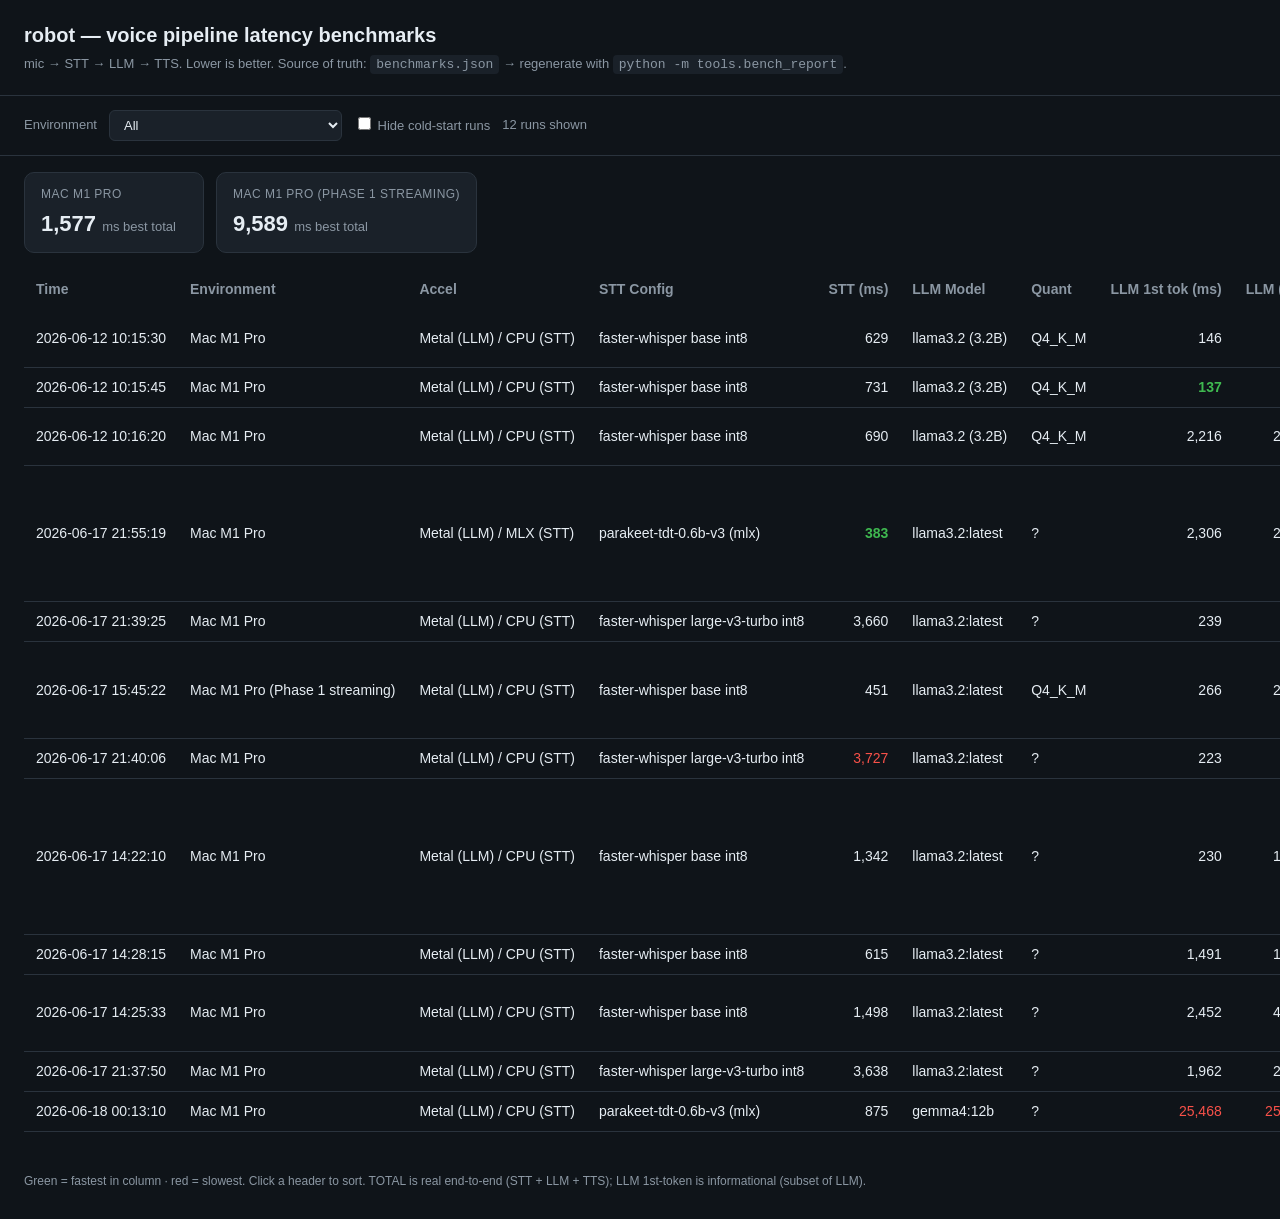
<file: benchmarks.html>
<!doctype html>
<html lang="en">
<head>
<meta charset="utf-8">
<meta name="viewport" content="width=device-width, initial-scale=1">
<title>robot — latency benchmarks</title>
<style>
  :root {
    --bg:#0f1419; --panel:#1a2129; --line:#2a333d; --fg:#e6edf3; --mut:#8b97a3;
    --good:#3fb950; --bad:#f85149; --accent:#58a6ff;
  }
  * { box-sizing:border-box; }
  body { margin:0; background:var(--bg); color:var(--fg);
    font:14px/1.5 -apple-system,Segoe UI,Roboto,Helvetica,Arial,sans-serif; }
  header { padding:20px 24px; border-bottom:1px solid var(--line); }
  h1 { margin:0 0 4px; font-size:20px; }
  .sub { color:var(--mut); font-size:13px; }
  .bar { display:flex; gap:12px; align-items:center; flex-wrap:wrap;
    padding:14px 24px; border-bottom:1px solid var(--line); }
  .bar label { color:var(--mut); font-size:13px; }
  select, input { background:var(--panel); color:var(--fg); border:1px solid var(--line);
    border-radius:6px; padding:6px 10px; font-size:13px; }
  .cards { display:flex; gap:12px; flex-wrap:wrap; padding:16px 24px; }
  .card { background:var(--panel); border:1px solid var(--line); border-radius:10px;
    padding:12px 16px; min-width:180px; }
  .card .env { color:var(--mut); font-size:12px; text-transform:uppercase; letter-spacing:.04em; }
  .card .val { font-size:22px; font-weight:600; margin-top:4px; }
  .card .val small { font-size:13px; color:var(--mut); font-weight:400; }
  .wrap { padding:0 24px 40px; overflow-x:auto; }
  table { border-collapse:collapse; width:100%; font-variant-numeric:tabular-nums; }
  th, td { padding:9px 12px; border-bottom:1px solid var(--line); text-align:left;
    white-space:nowrap; }
  th { position:sticky; top:0; background:var(--bg); cursor:pointer; user-select:none;
    color:var(--mut); font-weight:600; }
  th:hover { color:var(--fg); }
  th .arrow { opacity:.5; font-size:11px; }
  td.ms { text-align:right; }
  tr:hover td { background:#161d24; }
  .best { color:var(--good); font-weight:700; }
  .worst { color:var(--bad); }
  td.notes { white-space:normal; color:var(--mut); min-width:220px; font-size:13px; }
  .total { font-weight:700; }
  th.prompt-th { width:28px; min-width:28px; text-align:center; color:var(--mut); font-size:15px; cursor:default; }
  th.prompt-th:hover { color:var(--fg); }
  td.prompt-cell { width:28px; min-width:28px; text-align:center; position:relative; cursor:default; }
  td.prompt-cell .prompt-tip {
    visibility:hidden; opacity:0; transition:opacity .15s;
    position:absolute; right:0; top:100%; margin-top:4px;
    background:var(--panel); border:1px solid var(--line); border-radius:8px;
    padding:10px 14px; width:340px; white-space:normal; font-size:12px;
    color:var(--fg); z-index:50; box-shadow:0 6px 20px rgba(0,0,0,.5);
    text-align:left; line-height:1.5;
  }
  td.prompt-cell:hover .prompt-tip { visibility:visible; opacity:1; }
  footer { color:var(--mut); font-size:12px; padding:0 24px 30px; }
  code { background:var(--panel); padding:2px 6px; border-radius:4px; }
</style>
</head>
<body>
<header>
  <h1>robot — voice pipeline latency benchmarks</h1>
  <div class="sub">mic → STT → LLM → TTS. Lower is better. Source of truth:
    <code>benchmarks.json</code> → regenerate with <code>python -m tools.bench_report</code>.</div>
</header>

<div class="bar">
  <label for="env">Environment</label>
  <select id="env"><option value="">All</option></select>
  <label><input type="checkbox" id="warm"> Hide cold-start runs</label>
  <span class="sub" id="count"></span>
</div>

<div class="cards" id="cards"></div>

<div class="wrap">
  <table id="tbl"><thead></thead><tbody></tbody></table>
</div>

<footer>
  Green = fastest in column · red = slowest. Click a header to sort. TOTAL is real
  end-to-end (STT + LLM + TTS); LLM 1st-token is informational (subset of LLM).
</footer>

<script>
const COLUMNS = [["timestamp", "Time", "text"], ["environment", "Environment", "text"], ["accel", "Accel", "text"], ["stt_config", "STT Config", "text"], ["stt_ms", "STT (ms)", "ms"], ["llm_model", "LLM Model", "text"], ["llm_quant", "Quant", "text"], ["llm_first_token_ms", "LLM 1st tok (ms)", "ms"], ["llm_ms", "LLM (ms)", "ms"], ["tts_config", "TTS Config", "text"], ["tts_ms", "TTS (ms)", "ms"], ["first_audio_ms", "1st audio (ms)", "ms"], ["total_ms", "TOTAL (ms)", "ms"], ["notes", "Notes", "text"], ["coldstart_ms", "Coldstart (ms)", "ms"], ["prompt_text", "Prompt", "hidden"]];
const DATA = {"schema": ["date", "timestamp", "environment", "accel", "stt_config", "stt_ms", "llm_model", "llm_quant", "llm_first_token_ms", "llm_ms", "tts_config", "tts_ms", "first_audio_ms", "total_ms", "notes", "coldstart_ms", "prompt_text"], "records": [{"date": "2026-06-12", "timestamp": "2026-06-12T10:15:30", "environment": "Mac M1 Pro", "accel": "Metal (LLM) / CPU (STT)", "stt_config": "faster-whisper base int8", "stt_ms": 629, "llm_model": "llama3.2 (3.2B)", "llm_quant": "Q4_K_M", "llm_first_token_ms": 146, "llm_ms": 272, "tts_config": "say (Samantha)", "tts_ms": 676, "total_ms": 1577, "notes": "Phase 0 warm run. Prompt synthesized via say.", "coldstart_ms": null, "prompt_text": "What is the capital of France? Answer in one short sentence."}, {"date": "2026-06-12", "timestamp": "2026-06-12T10:15:45", "environment": "Mac M1 Pro", "accel": "Metal (LLM) / CPU (STT)", "stt_config": "faster-whisper base int8", "stt_ms": 731, "llm_model": "llama3.2 (3.2B)", "llm_quant": "Q4_K_M", "llm_first_token_ms": 137, "llm_ms": 262, "tts_config": "say (Samantha)", "tts_ms": 676, "total_ms": 1668, "notes": "Phase 0 warm run (repeat).", "coldstart_ms": null, "prompt_text": "What is the capital of France? Answer in one short sentence."}, {"date": "2026-06-12", "timestamp": "2026-06-12T10:16:20", "environment": "Mac M1 Pro", "accel": "Metal (LLM) / CPU (STT)", "stt_config": "faster-whisper base int8", "stt_ms": 690, "llm_model": "llama3.2 (3.2B)", "llm_quant": "Q4_K_M", "llm_first_token_ms": 2216, "llm_ms": 2392, "tts_config": "say (Samantha)", "tts_ms": 859, "total_ms": 3941, "notes": "Phase 0 COLD run (model load). Shows warmup cost.", "coldstart_ms": 2070, "prompt_text": "What is the capital of France? Answer in one short sentence."}, {"date": "2026-06-17", "timestamp": "2026-06-17T14:22:10", "environment": "Mac M1 Pro", "accel": "Metal (LLM) / CPU (STT)", "stt_config": "faster-whisper base int8", "stt_ms": 1342, "llm_model": "llama3.2:latest", "llm_quant": "?", "llm_first_token_ms": 230, "llm_ms": 1815, "tts_config": "qwen3-mlx", "tts_ms": 17162, "total_ms": 20320, "notes": "smoke run. Testing Qwen3-TTS (long German ~70 words, non-streaming). Full text buffered before output. Qwen3-TTS streams well for robots but 17s shows need for streaming implementation.", "coldstart_ms": null, "prompt_text": "Hallo! Ich bin Tinker, dein kleiner Roboterfreund. Ich freue mich darauf, mit dir zu sprechen und gemeinsam spannende Dinge zu entdecken. Ich kann Fragen beantworten, Geschichten erz\u00e4hlen und dich bei vielen Aufgaben unterst\u00fctzen. Meine Stimme klingt vielleicht etwas k\u00fcnstlich, aber genau das macht mich zu einem echten kleinen Roboter."}, {"date": "2026-06-17", "timestamp": "2026-06-17T14:25:33", "environment": "Mac M1 Pro", "accel": "Metal (LLM) / CPU (STT)", "stt_config": "faster-whisper base int8", "stt_ms": 1498, "llm_model": "llama3.2:latest", "llm_quant": "?", "llm_first_token_ms": 2452, "llm_ms": 4482, "tts_config": "qwen3-mlx", "tts_ms": 19762, "total_ms": 25742, "notes": "COLD run (model load). Testing Qwen3-TTS (long German ~70 words, non-streaming).", "coldstart_ms": 2222, "prompt_text": "Hallo! Ich bin Tinker, dein kleiner Roboterfreund. Ich freue mich darauf, mit dir zu sprechen und gemeinsam spannende Dinge zu entdecken. Ich kann Fragen beantworten, Geschichten erz\u00e4hlen und dich bei vielen Aufgaben unterst\u00fctzen. Meine Stimme klingt vielleicht etwas k\u00fcnstlich, aber genau das macht mich zu einem echten kleinen Roboter."}, {"date": "2026-06-17", "timestamp": "2026-06-17T14:28:15", "environment": "Mac M1 Pro", "accel": "Metal (LLM) / CPU (STT)", "stt_config": "faster-whisper base int8", "stt_ms": 615, "llm_model": "llama3.2:latest", "llm_quant": "?", "llm_first_token_ms": 1491, "llm_ms": 1665, "tts_config": "qwen3-mlx", "tts_ms": 20411, "total_ms": 22691, "notes": "COLD run (model load).", "coldstart_ms": null, "prompt_text": "Wie lautet die Hauptstadt von Frankreich? Antworte in einem kurzen Satz."}, {"date": "2026-06-17", "timestamp": "2026-06-17T15:45:22", "environment": "Mac M1 Pro (Phase 1 streaming)", "accel": "Metal (LLM) / CPU (STT)", "stt_config": "faster-whisper base int8", "stt_ms": 451, "llm_model": "llama3.2:latest", "llm_quant": "Q4_K_M", "llm_first_token_ms": 266, "llm_ms": 2297, "tts_config": "piper", "tts_ms": 6841, "first_audio_ms": 3332, "total_ms": 9589, "notes": "Phase 1 streaming: first audio at 3.3s vs full turn 9.6s (~60% perceived-latency cut). Piper per-sentence.", "coldstart_ms": null, "prompt_text": "Antworte in drei kurzen Saetzen: Was ist ein Roboter?"}, {"date": "2026-06-17", "timestamp": "2026-06-17T21:37:50", "environment": "Mac M1 Pro", "accel": "Metal (LLM) / CPU (STT)", "stt_config": "faster-whisper large-v3-turbo int8", "stt_ms": 3638, "llm_model": "llama3.2:latest", "llm_quant": "?", "llm_first_token_ms": 1962, "llm_ms": 2223, "tts_config": "worker", "tts_ms": 33367, "first_audio_ms": 35591, "total_ms": 39229, "notes": "COLD run (model load).", "coldstart_ms": null, "prompt_text": "Wie lautet die Hauptstadt von Frankreich? Antworte in einem kurzen Satz."}, {"date": "2026-06-17", "timestamp": "2026-06-17T21:39:25", "environment": "Mac M1 Pro", "accel": "Metal (LLM) / CPU (STT)", "stt_config": "faster-whisper large-v3-turbo int8", "stt_ms": 3660, "llm_model": "llama3.2:latest", "llm_quant": "?", "llm_first_token_ms": 239, "llm_ms": 406, "tts_config": "kokoro", "tts_ms": 5393, "first_audio_ms": 5800, "total_ms": 9459, "notes": "smoke run.", "coldstart_ms": null, "prompt_text": "Wie lautet die Hauptstadt von Frankreich? Antworte in einem kurzen Satz."}, {"date": "2026-06-17", "timestamp": "2026-06-17T21:40:06", "environment": "Mac M1 Pro", "accel": "Metal (LLM) / CPU (STT)", "stt_config": "faster-whisper large-v3-turbo int8", "stt_ms": 3727, "llm_model": "llama3.2:latest", "llm_quant": "?", "llm_first_token_ms": 223, "llm_ms": 391, "tts_config": "qwen3-mlx", "tts_ms": 10228, "first_audio_ms": 10620, "total_ms": 14345, "notes": "smoke run.", "coldstart_ms": null, "prompt_text": "Wie lautet die Hauptstadt von Frankreich? Antworte in einem kurzen Satz."}, {"date": "2026-06-17", "timestamp": "2026-06-17T21:55:19", "environment": "Mac M1 Pro", "accel": "Metal (LLM) / MLX (STT)", "stt_config": "parakeet-tdt-0.6b-v3 (mlx)", "stt_ms": 383, "llm_model": "llama3.2:latest", "llm_quant": "?", "llm_first_token_ms": 2306, "llm_ms": 2566, "tts_config": "piper", "tts_ms": 3474, "first_audio_ms": 4727, "total_ms": 6423, "notes": "Parakeet TDT 0.6b v3 (MLX) \u2014 multilingual German. ~25x faster STT than faster-whisper large-v3-turbo (147ms warm), near-perfect German transcript. parakeet-mlx; Apple Silicon path.", "coldstart_ms": null, "prompt_text": "Erz\u00e4hl mir einen kurzen Witz."}, {"date": "2026-06-18", "timestamp": "2026-06-18T00:13:10", "environment": "Mac M1 Pro", "accel": "Metal (LLM) / CPU (STT)", "stt_config": "parakeet-tdt-0.6b-v3 (mlx)", "stt_ms": 875, "llm_model": "gemma4:12b", "llm_quant": "?", "llm_first_token_ms": 25468, "llm_ms": 25950, "tts_config": "worker", "tts_ms": 37304, "first_audio_ms": 63255, "total_ms": 64129, "notes": "COLD run (model load).", "coldstart_ms": null, "prompt_text": "Wie lautet die Hauptstadt von Frankreich? Antworte in einem kurzen Satz."}]};
let sortKey = "total_ms", sortDir = 1;

const msKeys = COLUMNS.filter(c => c[2] === "ms").map(c => c[0]);
const envSel = document.getElementById("env");
const warmChk = document.getElementById("warm");

[...new Set(DATA.records.map(r => r.environment))].sort().forEach(e => {
  const o = document.createElement("option"); o.value = e; o.textContent = e; envSel.appendChild(o);
});

function isCold(r){ return /cold/i.test(r.notes || ""); }

function filtered(){
  let rows = DATA.records.slice();
  if (envSel.value) rows = rows.filter(r => r.environment === envSel.value);
  if (warmChk.checked) rows = rows.filter(r => !isCold(r));
  rows.sort((a,b) => {
    const x=a[sortKey], y=b[sortKey];
    if (typeof x === "number" && typeof y === "number") return (x-y)*sortDir;
    return String(x).localeCompare(String(y))*sortDir;
  });
  return rows;
}

function bestWorst(rows){
  const ext = {};
  msKeys.forEach(k => {
    const vals = rows.map(r => r[k]).filter(v => typeof v === "number");
    if (vals.length) ext[k] = { min: Math.min(...vals), max: Math.max(...vals) };
  });
  return ext;
}

function renderHead(){
  const tr = document.createElement("tr");
  COLUMNS.forEach(([key,label,type]) => {
    const th = document.createElement("th");
    if (type === "hidden") {
      th.className = "prompt-th";
      th.textContent = "💬";
      th.title = "Prompt text (hover a row cell to see)";
      th.onclick = null;
    } else {
      const arrow = key===sortKey ? (sortDir>0?" ▲":" ▼") : "";
      th.innerHTML = label + '<span class="arrow">'+arrow+'</span>';
      th.onclick = () => { if(sortKey===key) sortDir*=-1; else {sortKey=key; sortDir=1;} render(); };
    }
    tr.appendChild(th);
  });
  const thead = document.querySelector("#tbl thead"); thead.innerHTML=""; thead.appendChild(tr);
}

function renderBody(rows, ext){
  const tb = document.querySelector("#tbl tbody"); tb.innerHTML="";
  rows.forEach(r => {
    const tr = document.createElement("tr");
    COLUMNS.forEach(([key,label,type]) => {
      const td = document.createElement("td");
      const v = r[key];
      if (type === "ms"){
        td.className = "ms" + (key==="total_ms" ? " total":"");
        td.textContent = (typeof v==="number") ? v.toLocaleString() : "—";
        if (ext[key] && typeof v==="number" && rows.length>1){
          if (v===ext[key].min) td.classList.add("best");
          else if (v===ext[key].max) td.classList.add("worst");
        }
      } else if (key === "notes"){
        td.className = "notes"; td.textContent = v || "";
      } else if (type === "hidden"){
        td.className = "prompt-cell";
        if (v) {
          const esc = v.replace(/&/g,"&amp;").replace(/</g,"&lt;").replace(/>/g,"&gt;");
          td.innerHTML = '&#x1F4AC;<span class="prompt-tip">'+esc+'</span>';
        } else {
          td.innerHTML = '<span style="color:var(--line)">&#x2014;</span>';
        }
      } else if (key === "timestamp") {
        td.textContent = (v ?? "").replace("T", " ");
      } else {
        td.textContent = v ?? "";
      }
      tr.appendChild(td);
    });
    tb.appendChild(tr);
  });
}

function renderCards(){
  const cards = document.getElementById("cards"); cards.innerHTML="";
  const envs = [...new Set(DATA.records.map(r => r.environment))].sort();
  envs.forEach(env => {
    const warm = DATA.records.filter(r => r.environment===env && !isCold(r));
    const pool = warm.length ? warm : DATA.records.filter(r=>r.environment===env);
    const best = Math.min(...pool.map(r => r.total_ms));
    const c = document.createElement("div"); c.className="card";
    c.innerHTML = '<div class="env">'+env+'</div><div class="val">'+
      best.toLocaleString()+' <small>ms best total</small></div>';
    cards.appendChild(c);
  });
}

function render(){
  const rows = filtered();
  const ext = bestWorst(rows);
  renderHead(); renderBody(rows, ext); renderCards();
  document.getElementById("count").textContent = rows.length + " runs shown";
}

envSel.onchange = render; warmChk.onchange = render;
render();
</script>
</body>
</html>
</file>
